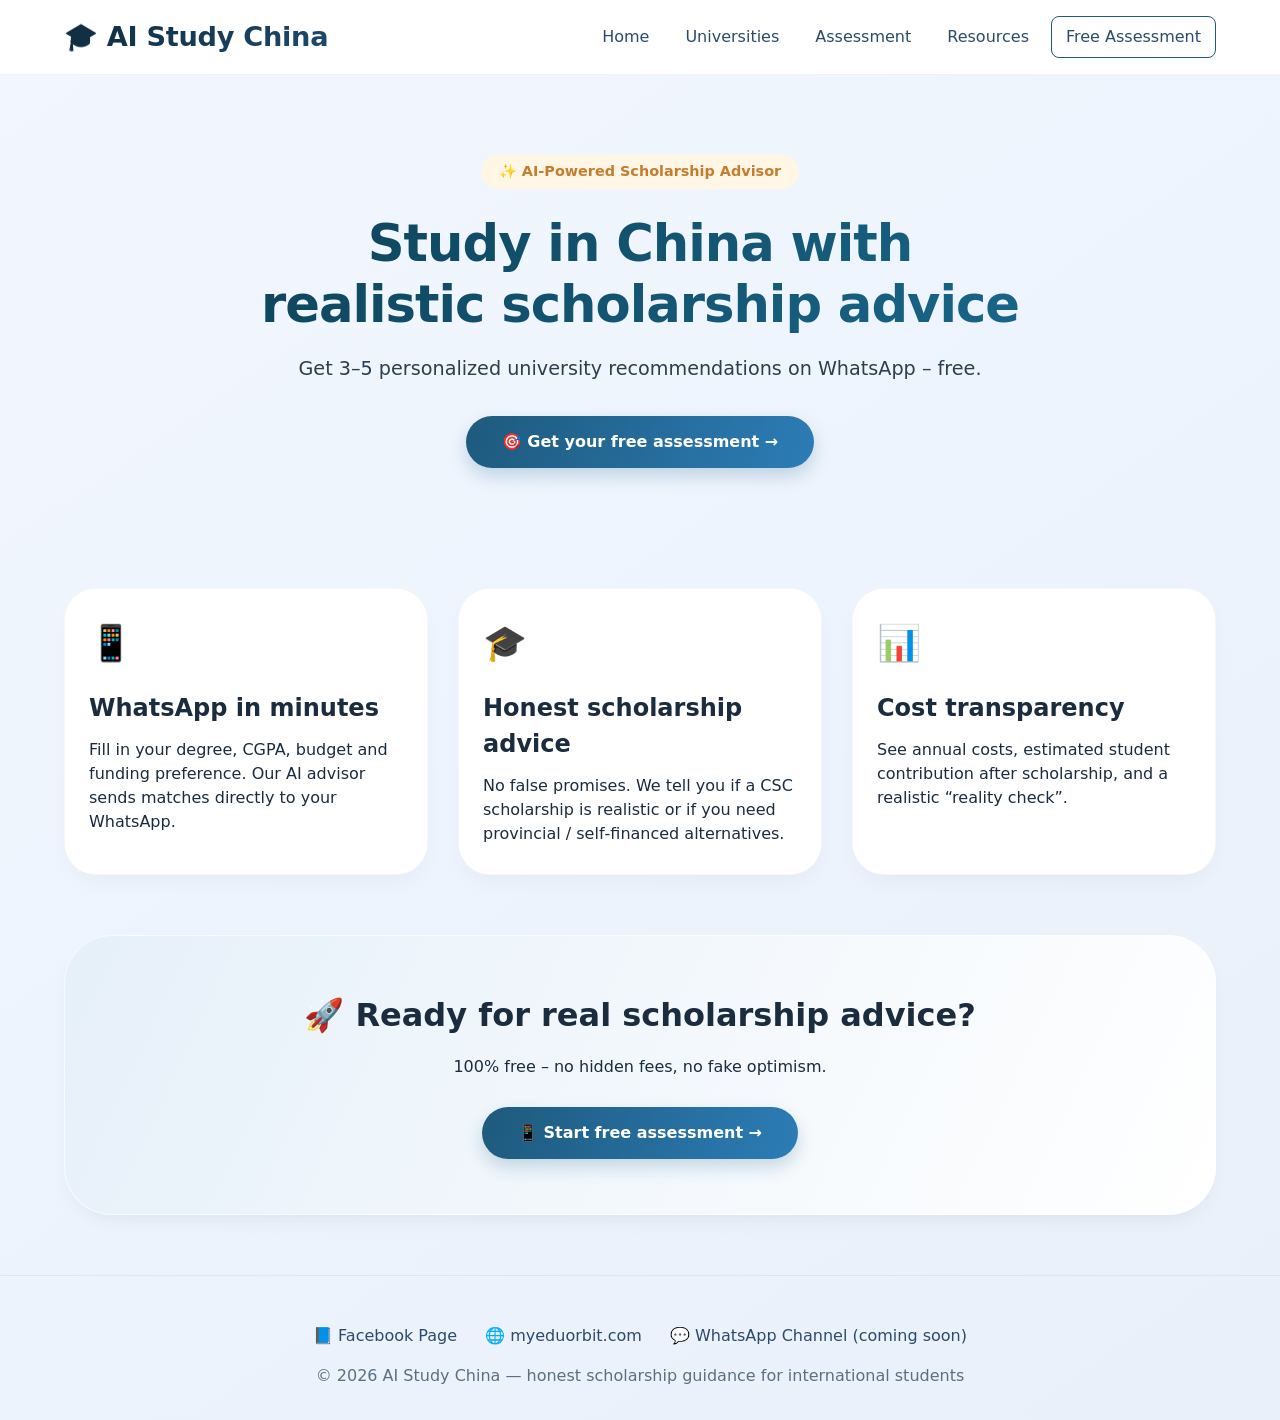
<file: index.html>
<!DOCTYPE html>
<html lang="en">
<head>
    <meta charset="UTF-8">
    <meta name="viewport" content="width=device-width, initial-scale=1.0">
    <title>AI Study China – Free Scholarship Advisor</title>
    <style>
        /* ===== ORIGINAL CLEAN DESIGN ===== */
        * {
            margin: 0;
            padding: 0;
            box-sizing: border-box;
        }

        body {
            font-family: 'Inter', system-ui, -apple-system, 'Segoe UI', Roboto, Helvetica, Arial, sans-serif;
            background: linear-gradient(145deg, #f2f7ff 0%, #e9f0fa 100%);
            color: #1a2c3e;
            line-height: 1.5;
        }

        .container {
            max-width: 1200px;
            margin: 0 auto;
            padding: 0 24px;
        }

        /* ===== HEADER ===== */
        .header {
            background: rgba(255,255,255,0.96);
            backdrop-filter: blur(8px);
            position: sticky;
            top: 0;
            z-index: 50;
            border-bottom: 1px solid rgba(0,0,0,0.05);
            padding: 16px 0;
        }

        .nav {
            display: flex;
            justify-content: space-between;
            align-items: center;
            flex-wrap: wrap;
            gap: 16px;
        }

        .logo {
            font-size: 1.7rem;
            font-weight: 700;
            background: linear-gradient(135deg, #0f2b3d, #1e4a6e);
            background-clip: text;
            -webkit-background-clip: text;
            color: transparent;
            letter-spacing: -0.3px;
        }

        /* ===== NAV LINKS WITH DROPDOWNS ===== */
        .nav-links {
            display: flex;
            gap: 8px;
            align-items: center;
            flex-wrap: wrap;
        }

        .nav-links > a,
        .nav-dropdown > a {
            text-decoration: none;
            font-weight: 500;
            color: #2c4b6c;
            padding: 8px 14px;
            border-radius: 8px;
            transition: background 0.2s, color 0.2s;
        }

        .nav-links > a:hover,
        .nav-dropdown > a:hover {
            background: rgba(0,0,0,0.04);
            color: #0f5f8b;
        }

        .btn-outline {
            border: 1.5px solid #1e5a7d;
            padding: 8px 20px;
            border-radius: 40px;
            background: transparent;
            font-weight: 600;
            transition: all 0.2s;
        }

        .btn-outline:hover {
            background: #1e5a7d10;
            transform: scale(0.97);
        }

        .btn-primary-nav {
            background: linear-gradient(105deg, #1e5a7d, #2c7cb6);
            color: white !important;
            font-weight: 600;
            padding: 8px 20px !important;
            border-radius: 40px !important;
            transition: all 0.2s ease;
        }

        .btn-primary-nav:hover {
            background: linear-gradient(105deg, #164a66, #246b9e) !important;
            transform: translateY(-1px);
        }

        /* ===== DROPDOWN MEGA MENU ===== */
        .nav-dropdown {
            position: relative;
            display: inline-block;
        }

        .dropdown-mega {
            display: none;
            position: absolute;
            top: 100%;
            left: 50%;
            transform: translateX(-50%);
            background: #ffffff;
            box-shadow: 0 20px 40px rgba(0,0,0,0.12);
            border-radius: 16px;
            padding: 24px 28px;
            min-width: 580px;
            z-index: 1000;
            border: 1px solid rgba(0,0,0,0.06);
            margin-top: 4px;
        }

        .nav-dropdown:hover .dropdown-mega {
            display: flex;
            gap: 28px;
            animation: fadeDown 0.2s ease;
        }

        .mega-column {
            flex: 1;
            min-width: 120px;
        }

        .mega-column h4 {
            font-size: 0.75rem;
            font-weight: 700;
            text-transform: uppercase;
            color: #7a8fa3;
            letter-spacing: 0.5px;
            margin-bottom: 10px;
            border-bottom: 2px solid #eef3f8;
            padding-bottom: 6px;
        }

        .mega-column a {
            display: block;
            padding: 5px 0;
            color: #2c4b6c;
            text-decoration: none;
            font-size: 0.9rem;
            transition: color 0.2s, padding-left 0.2s;
        }

        .mega-column a:hover {
            color: #0f5f8b;
            padding-left: 6px;
        }

        @keyframes fadeDown {
            0% { opacity: 0; transform: translateX(-50%) translateY(-6px); }
            100% { opacity: 1; transform: translateX(-50%) translateY(0); }
        }

        /* ===== BUTTONS ===== */
        .btn-primary {
            display: inline-block;
            background: linear-gradient(105deg, #1e5a7d, #2c7cb6);
            color: white;
            font-weight: 600;
            padding: 14px 36px;
            border-radius: 60px;
            text-decoration: none;
            transition: all 0.2s ease;
            box-shadow: 0 8px 18px rgba(0, 80, 120, 0.2);
            border: none;
            cursor: pointer;
            font-size: 1rem;
        }

        .btn-primary:hover {
            background: linear-gradient(105deg, #164a66, #246b9e);
            transform: translateY(-2px);
            box-shadow: 0 14px 24px rgba(0, 80, 120, 0.25);
        }

        /* ===== HERO ===== */
        .hero {
            padding: 80px 0 64px;
            text-align: center;
        }

        .hero h1 {
            font-size: 3.2rem;
            font-weight: 800;
            line-height: 1.2;
            letter-spacing: -1px;
            background: linear-gradient(135deg, #0b3b4f, #1b6d93);
            background-clip: text;
            -webkit-background-clip: text;
            color: transparent;
            margin-bottom: 20px;
        }

        .hero .badge {
            display: inline-block;
            background: #fff6e5;
            padding: 6px 18px;
            border-radius: 40px;
            color: #c47d2e;
            font-size: 0.9rem;
            font-weight: 600;
            margin-bottom: 24px;
        }

        .hero p {
            font-size: 1.2rem;
            color: #2c3e50;
            max-width: 700px;
            margin: 0 auto 32px;
        }

        /* ===== FEATURES ===== */
        .features {
            display: grid;
            grid-template-columns: repeat(auto-fit, minmax(280px, 1fr));
            gap: 30px;
            margin: 56px 0;
        }

        .feature-card {
            background: white;
            border-radius: 32px;
            padding: 28px 24px;
            box-shadow: 0 10px 25px -8px rgba(0,0,0,0.05);
            transition: all 0.25s ease;
            border: 1px solid rgba(0,0,0,0.03);
        }

        .feature-card:hover {
            transform: translateY(-4px);
            box-shadow: 0 20px 30px -12px rgba(0, 80, 100, 0.15);
        }

        .feature-icon {
            font-size: 2.2rem;
            margin-bottom: 20px;
        }

        .feature-card h3 {
            font-size: 1.5rem;
            margin-bottom: 12px;
            font-weight: 600;
        }

        /* ===== CTA ===== */
        .cta-section {
            background: linear-gradient(115deg, #e6f0f9 0%, #ffffff 100%);
            border-radius: 48px;
            padding: 56px 40px;
            text-align: center;
            margin: 60px 0;
            box-shadow: inset 0 0 0 1px rgba(255,255,255,0.7), 0 10px 25px -12px rgba(0,0,0,0.1);
        }

        .cta-section h2 {
            font-size: 2rem;
            margin-bottom: 16px;
        }

        /* ===== FOOTER ===== */
        .footer {
            text-align: center;
            padding: 48px 0 32px;
            border-top: 1px solid rgba(0,0,0,0.05);
            color: #5b6f82;
            display: flex;
            flex-direction: column;
            gap: 16px;
        }

        .social-links {
            display: flex;
            justify-content: center;
            gap: 28px;
            flex-wrap: wrap;
        }

        .social-links a {
            color: #2c4b6c;
            text-decoration: none;
            font-weight: 500;
            transition: 0.2s;
        }

        .social-links a:hover {
            color: #0f5f8b;
            text-decoration: underline;
        }

        /* ===== RESPONSIVE ===== */
        @media (max-width: 700px) {
            .hero h1 {
                font-size: 2.2rem;
            }
            .nav {
                flex-direction: column;
            }
            .cta-section {
                padding: 40px 20px;
            }
            .dropdown-mega {
                position: static;
                transform: none;
                min-width: auto;
                flex-wrap: wrap;
                padding: 16px;
                box-shadow: none;
                border: 1px solid #e9edf2;
                margin-top: 4px;
            }
            .nav-dropdown:hover .dropdown-mega {
                flex-wrap: wrap;
            }
            .mega-column {
                min-width: 50%;
            }
        }
    </style>
</head>
<body>

<!-- ===== HEADER WITH DROPDOWNS ===== -->
<div class="header">
    <div class="container">
        <div class="nav">
            <div class="logo">🎓 AI Study China</div>
            <div class="nav-links">
                <a href="#">Home</a>

                <!-- Universities Dropdown -->
                <div class="nav-dropdown">
                    <a href="#">Universities</a>
                    <div class="dropdown-mega">
                        <div class="mega-column">
                            <h4>By Region</h4>
                            <a href="#">Beijing</a>
                            <a href="#">Shanghai</a>
                            <a href="#">Guangdong</a>
                            <a href="#">Liaoning</a>
                            <a href="#">Sichuan</a>
                        </div>
                        <div class="mega-column">
                            <h4>By Degree</h4>
                            <a href="#">Bachelor</a>
                            <a href="#">Master</a>
                            <a href="#">PhD</a>
                            <a href="#">Diploma</a>
                            <a href="#">Foundation</a>
                        </div>
                        <div class="mega-column">
                            <h4>By Language</h4>
                            <a href="#">English-taught</a>
                            <a href="#">Chinese-taught</a>
                            <a href="#">Bilingual</a>
                        </div>
                        <div class="mega-column">
                            <h4>Top Universities</h4>
                            <a href="#">Tsinghua</a>
                            <a href="#">Peking</a>
                            <a href="#">Shanghai Jiao Tong</a>
                            <a href="#">Fudan</a>
                            <a href="#">Zhejiang</a>
                        </div>
                    </div>
                </div>

                <!-- Assessment Dropdown -->
                <div class="nav-dropdown">
                    <a href="assessment.html">Assessment</a>
                    <div class="dropdown-mega">
                        <div class="mega-column">
                            <h4>Free Services</h4>
                            <a href="assessment.html">AI Assessment</a>
                            <a href="#">Scholarship Check</a>
                            <a href="#">Document Checklist</a>
                        </div>
                        <div class="mega-column">
                            <h4>Paid Services</h4>
                            <a href="guide.html">Process Guide ($4.99)</a>
                            <a href="support.html">Full Support ($49.99)</a>
                            <a href="vip.html">VIP Support ($99.99)</a>
                        </div>
                    </div>
                </div>

                <!-- Resources Dropdown -->
                <div class="nav-dropdown">
                    <a href="#">Resources</a>
                    <div class="dropdown-mega">
                        <div class="mega-column">
                            <h4>Learn</h4>
                            <a href="#">About CSCA</a>
                            <a href="#">Application Guide</a>
                            <a href="#">Visa Process</a>
                            <a href="#">Cost of Living</a>
                        </div>
                        <div class="mega-column">
                            <h4>Support</h4>
                            <a href="#">FAQ</a>
                            <a href="#">Contact</a>
                            <a href="#">Blog</a>
                            <a href="#">Testimonials</a>
                        </div>
                    </div>
                </div>

                <a href="https://tally.so/r/J9WWEK" class="btn-outline" target="_blank">Free Assessment</a>
            </div>
        </div>
    </div>
</div>

<!-- ===== HERO ===== -->
<div class="container">
    <section class="hero">
        <div class="badge">✨ AI-Powered Scholarship Advisor</div>
        <h1>Study in China with<br>realistic scholarship advice</h1>
        <p>Get 3–5 personalized university recommendations on WhatsApp – free.</p>
        <a href="https://tally.so/r/J9WWEK" class="btn-primary" target="_blank">🎯 Get your free assessment →</a>
    </section>

    <!-- ===== FEATURES ===== -->
    <div id="howitworks"></div>
    <div class="features">
        <div class="feature-card">
            <div class="feature-icon">📱</div>
            <h3>WhatsApp in minutes</h3>
            <p>Fill in your degree, CGPA, budget and funding preference. Our AI advisor sends matches directly to your WhatsApp.</p>
        </div>
        <div class="feature-card">
            <div class="feature-icon">🎓</div>
            <h3>Honest scholarship advice</h3>
            <p>No false promises. We tell you if a CSC scholarship is realistic or if you need provincial / self‑financed alternatives.</p>
        </div>
        <div class="feature-card">
            <div class="feature-icon">📊</div>
            <h3>Cost transparency</h3>
            <p>See annual costs, estimated student contribution after scholarship, and a realistic “reality check”.</p>
        </div>
    </div>

    <!-- ===== CTA ===== -->
    <div class="cta-section">
        <h2>🚀 Ready for real scholarship advice?</h2>
        <p style="margin-bottom: 28px;">100% free – no hidden fees, no fake optimism.</p>
        <a href="https://tally.so/r/J9WWEK" class="btn-primary" target="_blank">📱 Start free assessment →</a>
    </div>
</div>

<!-- ===== FOOTER ===== -->
<div class="footer">
    <div class="social-links">
        <a href="https://www.facebook.com/@AIStudyChina" target="_blank">📘 Facebook Page</a>
        <a href="https://myeduorbit.com" target="_blank">🌐 myeduorbit.com</a>
        <a href="#" target="_blank">💬 WhatsApp Channel (coming soon)</a>
    </div>
    <div>© 2026 AI Study China — honest scholarship guidance for international students</div>
</div>

</body>
</html>
</file>
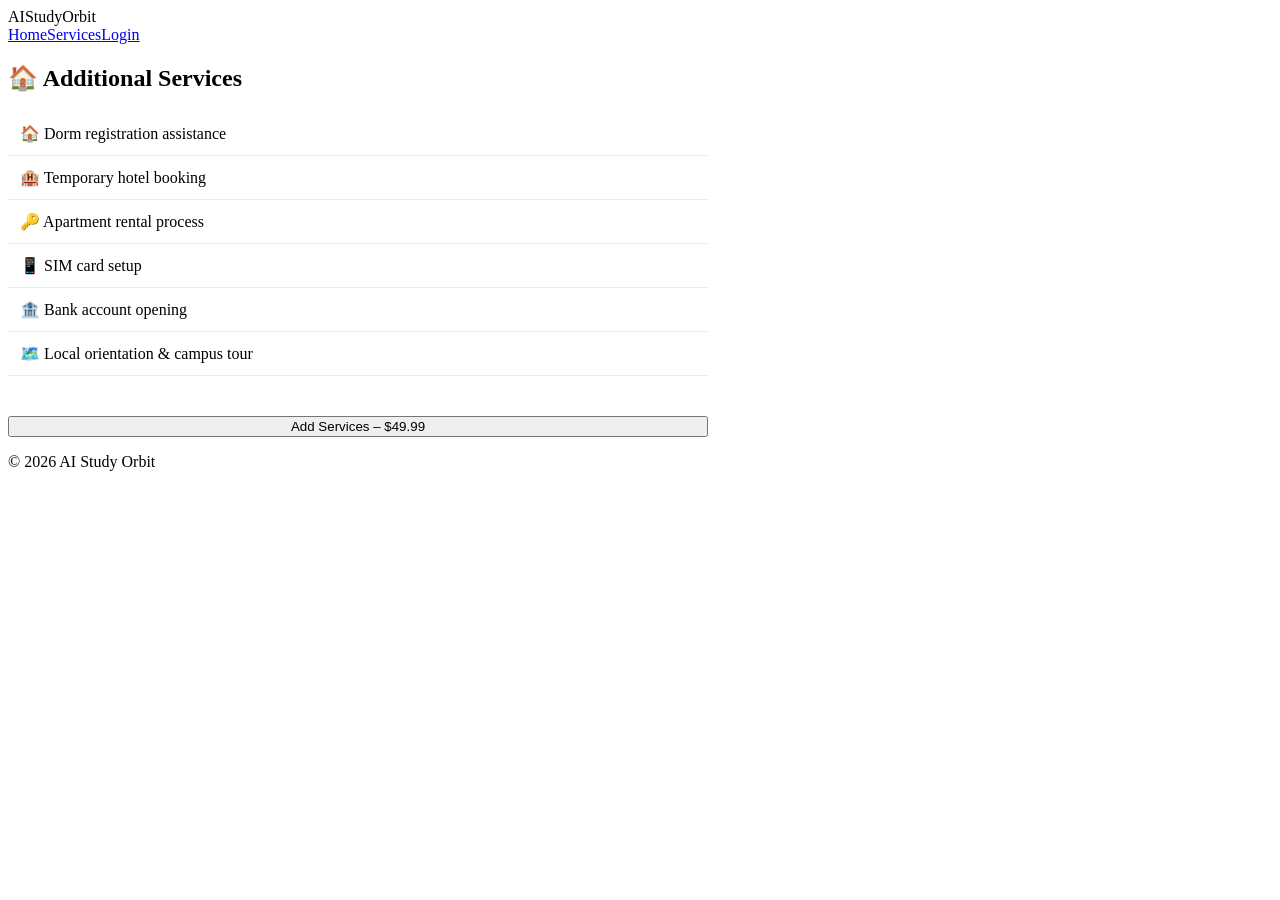
<file: additional.html>
<!DOCTYPE html>
<html lang="en">
<head>
  <meta charset="UTF-8">
  <meta name="viewport" content="width=device-width, initial-scale=1.0">
  <title>Additional Services</title>
  <link rel="stylesheet" href="style.css">
</head>
<body>
  <header class="navbar container"><div class="logo">AI<span>StudyOrbit</span></div>
    <nav><a href="index.html">Home</a><a href="additional.html">Services</a><a href="login.html" class="btn-primary">Login</a></nav>
  </header>
  <main class="container" style="max-width:700px;">
    <h2 class="section-title">🏠 Additional Services</h2>
    <ul style="list-style:none; padding:0;">
      <li style="padding:12px; border-bottom:1px solid #e9edf2;">🏠 Dorm registration assistance</li>
      <li style="padding:12px; border-bottom:1px solid #e9edf2;">🏨 Temporary hotel booking</li>
      <li style="padding:12px; border-bottom:1px solid #e9edf2;">🔑 Apartment rental process</li>
      <li style="padding:12px; border-bottom:1px solid #e9edf2;">📱 SIM card setup</li>
      <li style="padding:12px; border-bottom:1px solid #e9edf2;">🏦 Bank account opening</li>
      <li style="padding:12px; border-bottom:1px solid #e9edf2;">🗺️ Local orientation & campus tour</li>
    </ul>
    <button class="btn-primary" style="width:100%; margin-top:24px;">Add Services – $49.99</button>
  </main>
  <footer class="footer container"><p>© 2026 AI Study Orbit</p></footer>
</body>
</html>
</file>
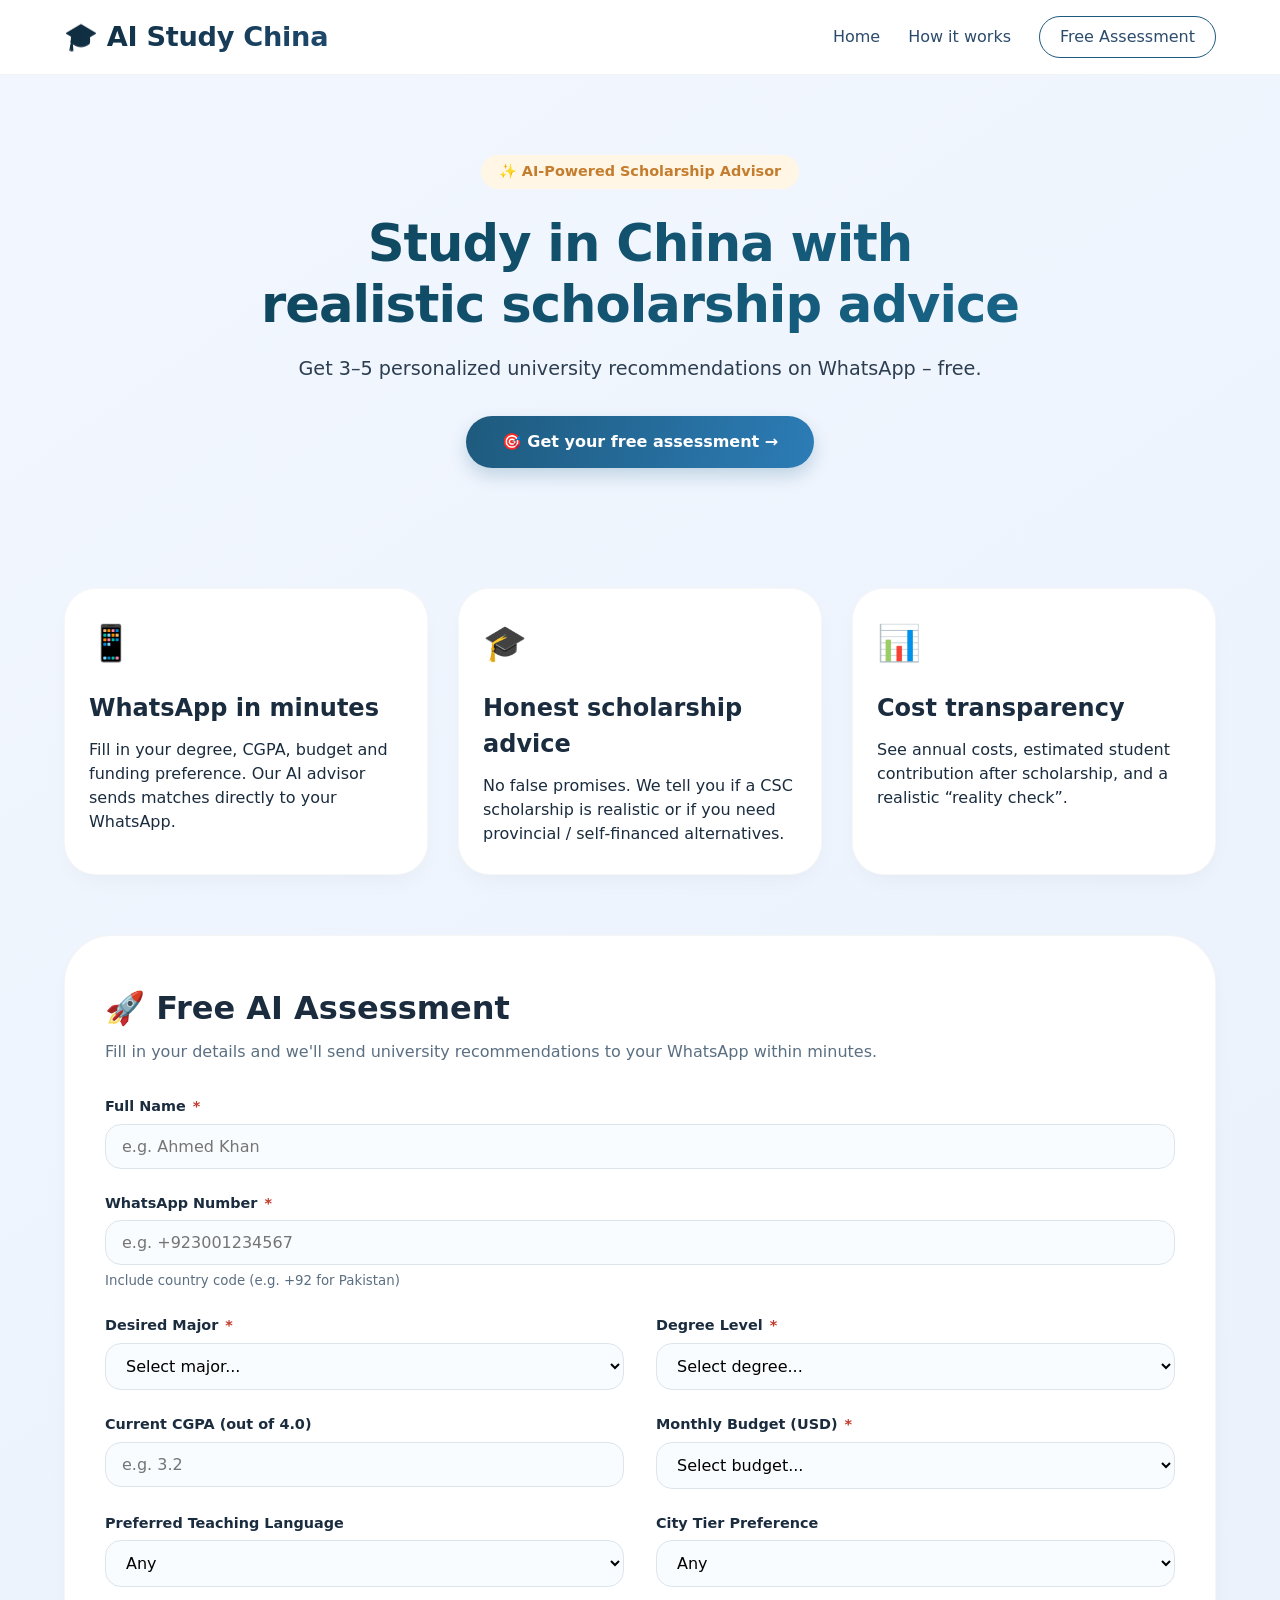
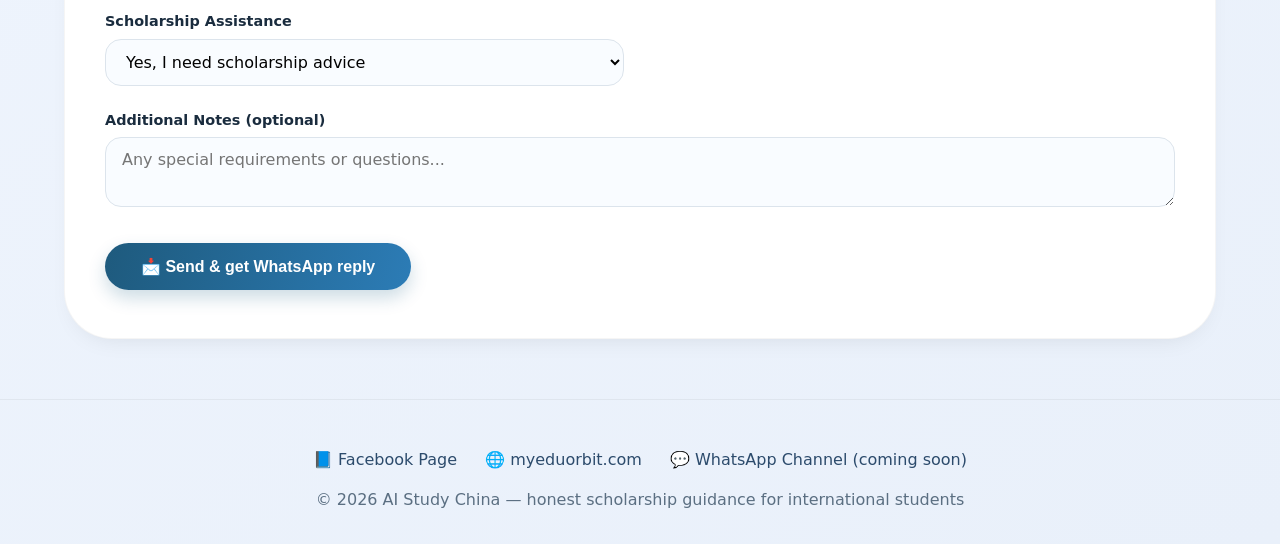
<file: assessment.html>
<!DOCTYPE html>
<html lang="en">
<head>
    <meta charset="UTF-8" />
    <meta name="viewport" content="width=device-width, initial-scale=1.0"/>
    <title>AI Study China – Free Scholarship Advisor</title>
    <style>
        /* --- RESET & BASE (same as your current) --- */
        * { margin: 0; padding: 0; box-sizing: border-box; }
        body {
            font-family: 'Inter', system-ui, -apple-system, 'Segoe UI', Roboto, sans-serif;
            background: linear-gradient(145deg, #f2f7ff 0%, #e9f0fa 100%);
            color: #1a2c3e;
            line-height: 1.5;
        }
        .container { max-width: 1200px; margin: 0 auto; padding: 0 24px; }

        /* --- HEADER --- */
        .header {
            background: rgba(255,255,255,0.96);
            backdrop-filter: blur(8px);
            position: sticky;
            top: 0;
            z-index: 50;
            border-bottom: 1px solid rgba(0,0,0,0.05);
            padding: 16px 0;
        }
        .nav {
            display: flex;
            justify-content: space-between;
            align-items: center;
            flex-wrap: wrap;
            gap: 16px;
        }
        .logo {
            font-size: 1.7rem;
            font-weight: 700;
            background: linear-gradient(135deg, #0f2b3d, #1e4a6e);
            background-clip: text;
            -webkit-background-clip: text;
            color: transparent;
            letter-spacing: -0.3px;
        }
        .nav-links {
            display: flex;
            gap: 28px;
            align-items: center;
        }
        .nav-links a {
            text-decoration: none;
            font-weight: 500;
            color: #2c4b6c;
            transition: color 0.2s;
        }
        .nav-links a:hover { color: #0f5f8b; }
        .btn-outline {
            border: 1.5px solid #1e5a7d;
            padding: 8px 20px;
            border-radius: 40px;
            background: transparent;
            font-weight: 600;
            transition: all 0.2s;
            cursor: pointer;
        }
        .btn-outline:hover {
            background: #1e5a7d10;
            transform: scale(0.97);
        }

        .btn-primary {
            display: inline-block;
            background: linear-gradient(105deg, #1e5a7d, #2c7cb6);
            color: white;
            font-weight: 600;
            padding: 14px 36px;
            border-radius: 60px;
            text-decoration: none;
            transition: all 0.2s ease;
            box-shadow: 0 8px 18px rgba(0, 80, 120, 0.2);
            border: none;
            cursor: pointer;
            font-size: 1rem;
        }
        .btn-primary:hover {
            background: linear-gradient(105deg, #164a66, #246b9e);
            transform: translateY(-2px);
            box-shadow: 0 14px 24px rgba(0, 80, 120, 0.25);
        }
        .btn-primary:disabled {
            opacity: 0.6;
            cursor: not-allowed;
            transform: none;
        }

        /* --- HERO --- */
        .hero {
            padding: 80px 0 64px;
            text-align: center;
        }
        .hero h1 {
            font-size: 3.2rem;
            font-weight: 800;
            line-height: 1.2;
            letter-spacing: -1px;
            background: linear-gradient(135deg, #0b3b4f, #1b6d93);
            background-clip: text;
            -webkit-background-clip: text;
            color: transparent;
            margin-bottom: 20px;
        }
        .hero .badge {
            display: inline-block;
            background: #fff6e5;
            padding: 6px 18px;
            border-radius: 40px;
            color: #c47d2e;
            font-size: 0.9rem;
            font-weight: 600;
            margin-bottom: 24px;
        }
        .hero p {
            font-size: 1.2rem;
            color: #2c3e50;
            max-width: 700px;
            margin: 0 auto 32px;
        }

        /* --- FEATURES --- */
        .features {
            display: grid;
            grid-template-columns: repeat(auto-fit, minmax(280px, 1fr));
            gap: 30px;
            margin: 56px 0;
        }
        .feature-card {
            background: white;
            border-radius: 32px;
            padding: 28px 24px;
            box-shadow: 0 10px 25px -8px rgba(0,0,0,0.05);
            transition: all 0.25s ease;
            border: 1px solid rgba(0,0,0,0.03);
        }
        .feature-card:hover {
            transform: translateY(-4px);
            box-shadow: 0 20px 30px -12px rgba(0, 80, 100, 0.15);
        }
        .feature-icon { font-size: 2.2rem; margin-bottom: 20px; }
        .feature-card h3 { font-size: 1.5rem; margin-bottom: 12px; font-weight: 600; }

        /* --- FORM --- */
        .form-section {
            background: white;
            border-radius: 48px;
            padding: 48px 40px;
            margin: 60px 0;
            box-shadow: 0 10px 25px -12px rgba(0,0,0,0.1);
            border: 1px solid rgba(0,0,0,0.04);
        }
        .form-section h2 {
            font-size: 2rem;
            margin-bottom: 8px;
        }
        .form-section .sub {
            color: #5b6f82;
            margin-bottom: 32px;
        }
        .form-grid {
            display: grid;
            grid-template-columns: 1fr 1fr;
            gap: 24px 32px;
        }
        .form-group {
            display: flex;
            flex-direction: column;
            gap: 6px;
        }
        .form-group.full-width {
            grid-column: 1 / -1;
        }
        .form-group label {
            font-weight: 600;
            font-size: 0.9rem;
            color: #1a2c3e;
        }
        .form-group label .required {
            color: #c0392b;
            margin-left: 2px;
        }
        .form-group input,
        .form-group select,
        .form-group textarea {
            padding: 12px 16px;
            border: 1.5px solid #dce4ec;
            border-radius: 16px;
            font-size: 1rem;
            background: #f9fcff;
            transition: border 0.2s;
            font-family: inherit;
        }
        .form-group input:focus,
        .form-group select:focus,
        .form-group textarea:focus {
            outline: none;
            border-color: #2c7cb6;
            box-shadow: 0 0 0 4px rgba(44, 124, 182, 0.12);
        }
        .form-group textarea {
            resize: vertical;
            min-height: 70px;
        }
        .form-row-actions {
            grid-column: 1 / -1;
            display: flex;
            gap: 16px;
            align-items: center;
            flex-wrap: wrap;
            margin-top: 12px;
        }
        .form-status {
            padding: 12px 20px;
            border-radius: 16px;
            font-weight: 500;
            display: none;
        }
        .form-status.success {
            display: block;
            background: #e3f7e3;
            color: #1a6e1a;
            border: 1px solid #b8e0b8;
        }
        .form-status.error {
            display: block;
            background: #ffe6e6;
            color: #a93226;
            border: 1px solid #f5c6c6;
        }

        /* --- FOOTER --- */
        .footer {
            text-align: center;
            padding: 48px 0 32px;
            border-top: 1px solid rgba(0,0,0,0.05);
            color: #5b6f82;
            display: flex;
            flex-direction: column;
            gap: 16px;
        }
        .social-links {
            display: flex;
            justify-content: center;
            gap: 28px;
            flex-wrap: wrap;
        }
        .social-links a {
            color: #2c4b6c;
            text-decoration: none;
            font-weight: 500;
            transition: 0.2s;
        }
        .social-links a:hover {
            color: #0f5f8b;
            text-decoration: underline;
        }

        @media (max-width: 700px) {
            .hero h1 { font-size: 2.2rem; }
            .nav { flex-direction: column; }
            .form-grid { grid-template-columns: 1fr; }
            .form-section { padding: 28px 20px; }
        }
    </style>
</head>
<body>

<!-- ===== HEADER ===== -->
<div class="header">
    <div class="container">
        <div class="nav">
            <div class="logo">🎓 AI Study China</div>
            <div class="nav-links">
                <a href="#">Home</a>
                <a href="#howitworks">How it works</a>
                <a href="#assessment" class="btn-outline">Free Assessment</a>
            </div>
        </div>
    </div>
</div>

<!-- ===== HERO ===== -->
<div class="container">
    <section class="hero">
        <div class="badge">✨ AI-Powered Scholarship Advisor</div>
        <h1>Study in China with<br>realistic scholarship advice</h1>
        <p>Get 3–5 personalized university recommendations on WhatsApp – free.</p>
        <a href="#assessment" class="btn-primary">🎯 Get your free assessment →</a>
    </section>

    <!-- ===== FEATURES ===== -->
    <div id="howitworks"></div>
    <div class="features">
        <div class="feature-card">
            <div class="feature-icon">📱</div>
            <h3>WhatsApp in minutes</h3>
            <p>Fill in your degree, CGPA, budget and funding preference. Our AI advisor sends matches directly to your WhatsApp.</p>
        </div>
        <div class="feature-card">
            <div class="feature-icon">🎓</div>
            <h3>Honest scholarship advice</h3>
            <p>No false promises. We tell you if a CSC scholarship is realistic or if you need provincial / self‑financed alternatives.</p>
        </div>
        <div class="feature-card">
            <div class="feature-icon">📊</div>
            <h3>Cost transparency</h3>
            <p>See annual costs, estimated student contribution after scholarship, and a realistic “reality check”.</p>
        </div>
    </div>

    <!-- ===== NATIVE ASSESSMENT FORM ===== -->
    <div id="assessment" class="form-section">
        <h2>🚀 Free AI Assessment</h2>
        <p class="sub">Fill in your details and we'll send university recommendations to your WhatsApp within minutes.</p>

        <form id="assessmentForm" novalidate>
            <div class="form-grid">

                <!-- Full Name -->
                <div class="form-group full-width">
                    <label>Full Name <span class="required">*</span></label>
                    <input type="text" id="fullName" placeholder="e.g. Ahmed Khan" required />
                </div>

                <!-- WhatsApp -->
                <div class="form-group full-width">
                    <label>WhatsApp Number <span class="required">*</span></label>
                    <input type="tel" id="whatsapp" placeholder="e.g. +923001234567" required />
                    <small style="color:#5b6f82;">Include country code (e.g. +92 for Pakistan)</small>
                </div>

                <!-- Desired Major -->
                <div class="form-group">
                    <label>Desired Major <span class="required">*</span></label>
                    <select id="major" required>
                        <option value="">Select major...</option>
                        <option value="Engineering">Engineering</option>
                        <option value="Computer Science">Computer Science / IT</option>
                        <option value="Business">Business / Management</option>
                        <option value="Medicine">Medicine / Health Sciences</option>
                        <option value="Arts">Arts / Humanities</option>
                        <option value="Science">Science / Mathematics</option>
                        <option value="Other">Other</option>
                    </select>
                </div>

                <!-- Degree Level -->
                <div class="form-group">
                    <label>Degree Level <span class="required">*</span></label>
                    <select id="degree" required>
                        <option value="">Select degree...</option>
                        <option value="Bachelor">Bachelor</option>
                        <option value="Master">Master</option>
                        <option value="PhD">PhD</option>
                        <option value="Diploma">Diploma / Foundation</option>
                    </select>
                </div>

                <!-- CGPA -->
                <div class="form-group">
                    <label>Current CGPA (out of 4.0)</label>
                    <input type="number" id="cgpa" placeholder="e.g. 3.2" step="0.01" min="0" max="4" />
                </div>

                <!-- Monthly Budget (USD) -->
                <div class="form-group">
                    <label>Monthly Budget (USD) <span class="required">*</span></label>
                    <select id="budget" required>
                        <option value="">Select budget...</option>
                        <option value="500">$500 – $800</option>
                        <option value="900">$900 – $1,200</option>
                        <option value="1300">$1,300 – $1,800</option>
                        <option value="1800">$1,800+</option>
                    </select>
                </div>

                <!-- Teaching Language -->
                <div class="form-group">
                    <label>Preferred Teaching Language</label>
                    <select id="language">
                        <option value="">Any</option>
                        <option value="Chinese">Chinese</option>
                        <option value="English">English</option>
                        <option value="Both">Both</option>
                    </select>
                </div>

                <!-- City Tier -->
                <div class="form-group">
                    <label>City Tier Preference</label>
                    <select id="cityTier">
                        <option value="">Any</option>
                        <option value="Tier1">Tier 1 (Beijing, Shanghai, Guangzhou)</option>
                        <option value="Tier2">Tier 2 (Chengdu, Wuhan, Nanjing)</option>
                        <option value="Tier3">Tier 3 (Changsha, Kunming, Lanzhou)</option>
                    </select>
                </div>

                <!-- Scholarship Needed -->
                <div class="form-group">
                    <label>Scholarship Assistance</label>
                    <select id="scholarshipNeeded">
                        <option value="no">Not needed</option>
                        <option value="yes" selected>Yes, I need scholarship advice</option>
                    </select>
                </div>

                <!-- Additional Notes -->
                <div class="form-group full-width">
                    <label>Additional Notes (optional)</label>
                    <textarea id="notes" placeholder="Any special requirements or questions..."></textarea>
                </div>

                <!-- Status & Submit -->
                <div class="form-row-actions">
                    <button type="submit" class="btn-primary" id="submitBtn">📩 Send & get WhatsApp reply</button>
                    <div id="formStatus" class="form-status"></div>
                </div>
            </div>
        </form>
    </div>
</div>

<!-- ===== FOOTER ===== -->
<div class="footer">
    <div class="social-links">
        <a href="https://www.facebook.com/@AIStudyChina" target="_blank">📘 Facebook Page</a>
        <a href="https://myeduorbit.com" target="_blank">🌐 myeduorbit.com</a>
        <a href="#" target="_blank">💬 WhatsApp Channel (coming soon)</a>
    </div>
    <div>© 2026 AI Study China — honest scholarship guidance for international students</div>
</div>

<!-- ===== JAVASCRIPT ===== -->
<script>
    (function() {
        const form = document.getElementById('assessmentForm');
        const statusDiv = document.getElementById('formStatus');
        const submitBtn = document.getElementById('submitBtn');

        // --- Your n8n webhook URL (replace with your actual endpoint) ---
        const WEBHOOK_URL = 'https://your-n8n-instance.com/webhook/assessment';

        form.addEventListener('submit', async function(e) {
            e.preventDefault();

            // Disable button & show loading
            submitBtn.disabled = true;
            submitBtn.textContent = '⏳ Sending...';
            statusDiv.className = 'form-status';
            statusDiv.style.display = 'none';

            // Gather data
            const payload = {
                fullName: document.getElementById('fullName').value.trim(),
                whatsapp: document.getElementById('whatsapp').value.trim(),
                major: document.getElementById('major').value,
                degree: document.getElementById('degree').value,
                cgpa: document.getElementById('cgpa').value || null,
                budget: document.getElementById('budget').value,
                language: document.getElementById('language').value || null,
                cityTier: document.getElementById('cityTier').value || null,
                scholarshipNeeded: document.getElementById('scholarshipNeeded').value,
                notes: document.getElementById('notes').value.trim() || null,
                source: 'website_native_form'
            };

            // Basic validation
            if (!payload.fullName || !payload.whatsapp || !payload.major || !payload.degree || !payload.budget) {
                showStatus('Please fill in all required fields (*).', 'error');
                submitBtn.disabled = false;
                submitBtn.textContent = '📩 Send & get WhatsApp reply';
                return;
            }

            try {
                const response = await fetch(WEBHOOK_URL, {
                    method: 'POST',
                    headers: { 'Content-Type': 'application/json' },
                    body: JSON.stringify(payload)
                });

                const result = await response.json();

                if (response.ok) {
                    showStatus('✅ Done! Check your WhatsApp within 2–5 minutes.', 'success');
                    form.reset();
                } else {
                    showStatus('❌ Something went wrong. Please try again later.', 'error');
                    console.error('n8n error:', result);
                }
            } catch (error) {
                showStatus('❌ Network error. Please check your connection.', 'error');
                console.error('Fetch error:', error);
            } finally {
                submitBtn.disabled = false;
                submitBtn.textContent = '📩 Send & get WhatsApp reply';
            }
        });

        function showStatus(message, type) {
            statusDiv.textContent = message;
            statusDiv.className = 'form-status ' + type;
            statusDiv.style.display = 'block';
        }
    })();
</script>

</body>
</html>
</file>
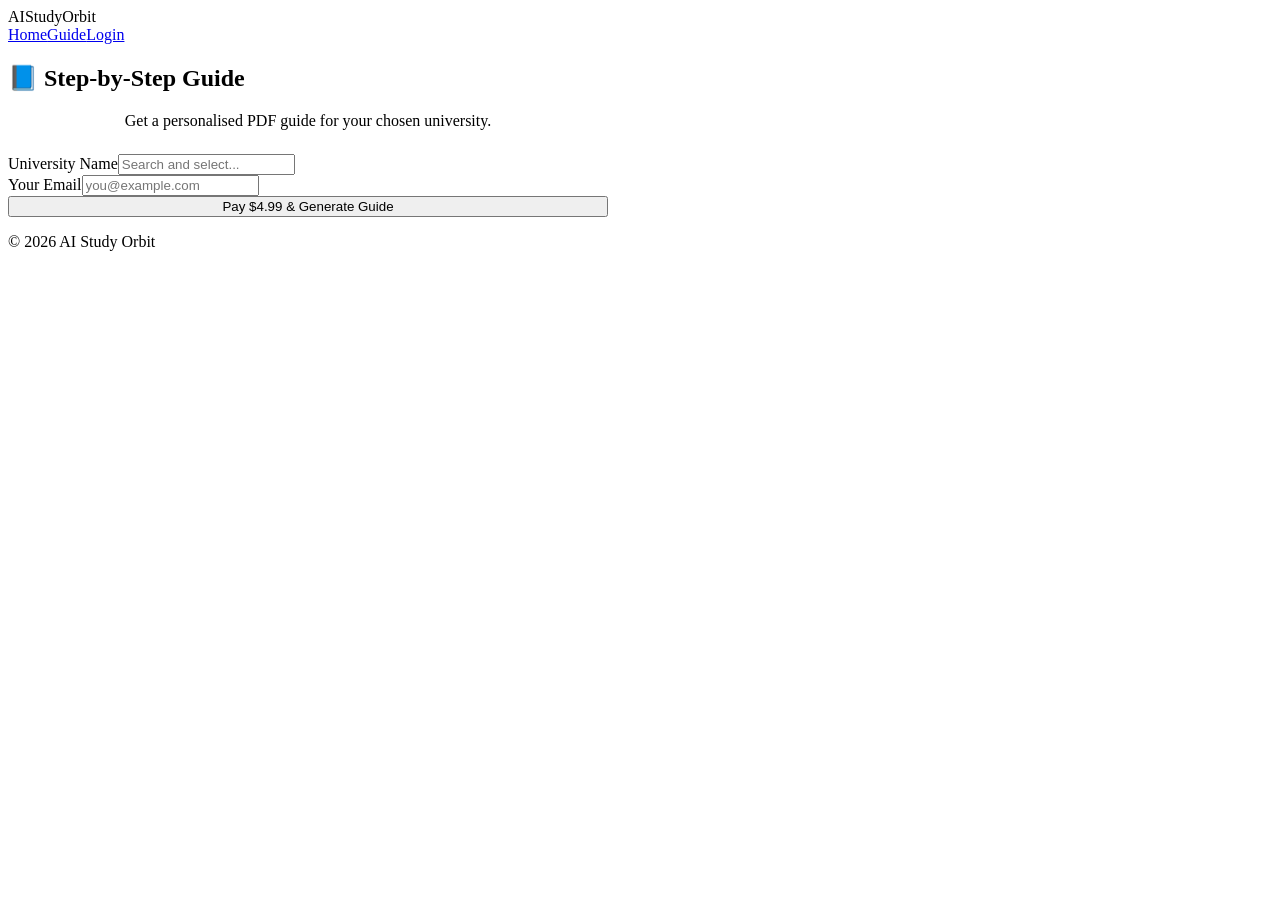
<file: guide.html>
<!DOCTYPE html>
<html lang="en">
<head>
  <meta charset="UTF-8">
  <meta name="viewport" content="width=device-width, initial-scale=1.0">
  <title>Process Guide</title>
  <link rel="stylesheet" href="style.css">
</head>
<body>
  <header class="navbar container"><div class="logo">AI<span>StudyOrbit</span></div>
    <nav><a href="index.html">Home</a><a href="guide.html">Guide</a><a href="login.html" class="btn-primary">Login</a></nav>
  </header>
  <main class="container" style="max-width:600px;">
    <h2 class="section-title">📘 Step‑by‑Step Guide</h2>
    <p class="text-muted" style="text-align:center;">Get a personalised PDF guide for your chosen university.</p>
    <div class="search-section" style="margin-top:24px;">
      <div class="form-group"><label>University Name</label><input type="text" placeholder="Search and select..."></div>
      <div class="form-group"><label>Your Email</label><input type="email" placeholder="you@example.com"></div>
      <button class="btn-primary" style="width:100%;">Pay $4.99 & Generate Guide</button>
    </div>
  </main>
  <footer class="footer container"><p>© 2026 AI Study Orbit</p></footer>
</body>
</html>
</file>
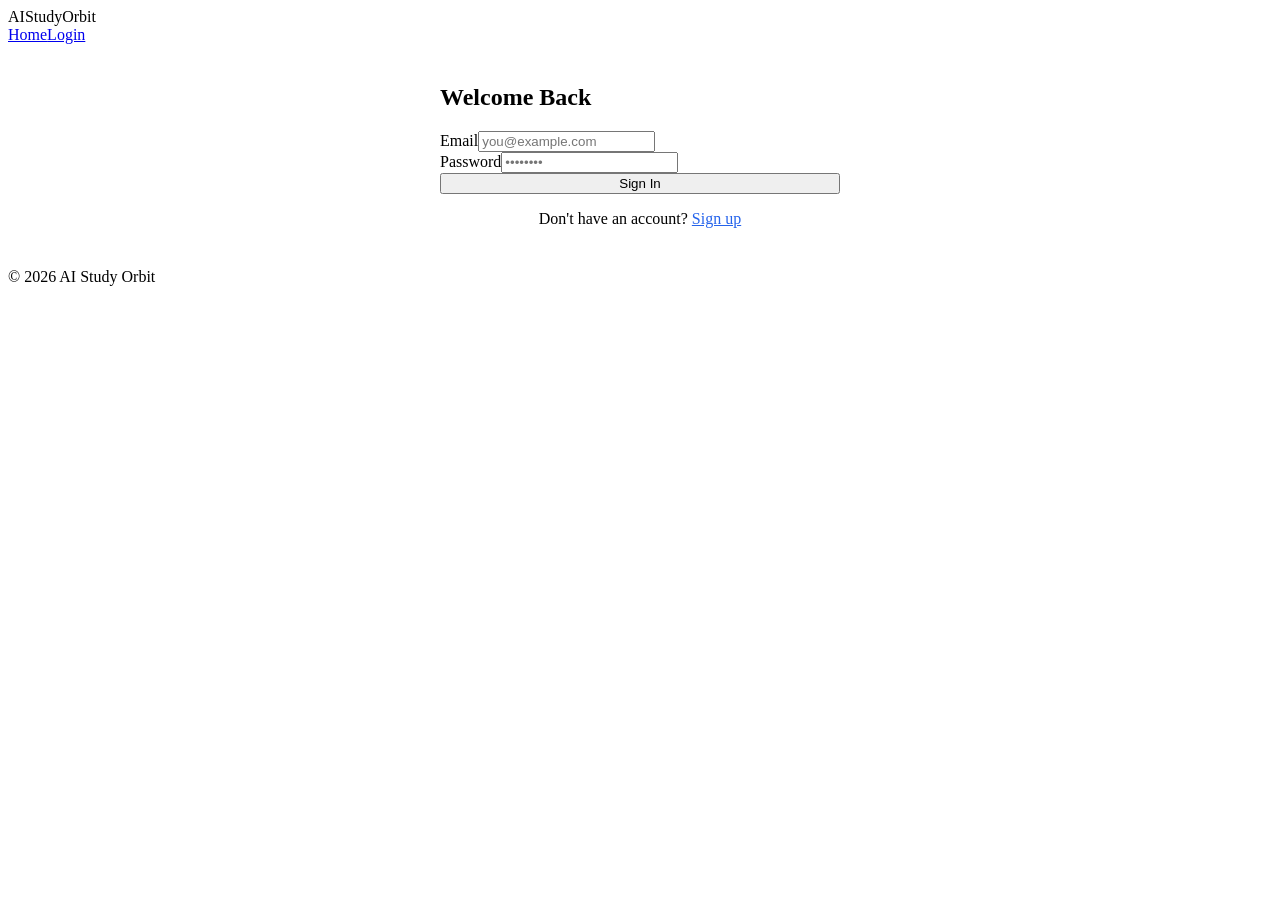
<file: login.html>
<!DOCTYPE html>
<html lang="en">
<head>
  <meta charset="UTF-8">
  <meta name="viewport" content="width=device-width, initial-scale=1.0">
  <title>Login</title>
  <link rel="stylesheet" href="style.css">
</head>
<body>
  <header class="navbar container"><div class="logo">AI<span>StudyOrbit</span></div>
    <nav><a href="index.html">Home</a><a href="login.html" class="btn-primary">Login</a></nav>
  </header>
  <main class="container" style="max-width:400px; margin:40px auto;">
    <h2 class="section-title">Welcome Back</h2>
    <div class="search-section">
      <div class="form-group"><label>Email</label><input type="email" placeholder="you@example.com"></div>
      <div class="form-group"><label>Password</label><input type="password" placeholder="••••••••"></div>
      <button class="btn-primary" style="width:100%;">Sign In</button>
      <p style="margin-top:16px; text-align:center;">Don't have an account? <a href="#" style="color:#2563eb;">Sign up</a></p>
    </div>
  </main>
  <footer class="footer container"><p>© 2026 AI Study Orbit</p></footer>
</body>
</html>
</file>
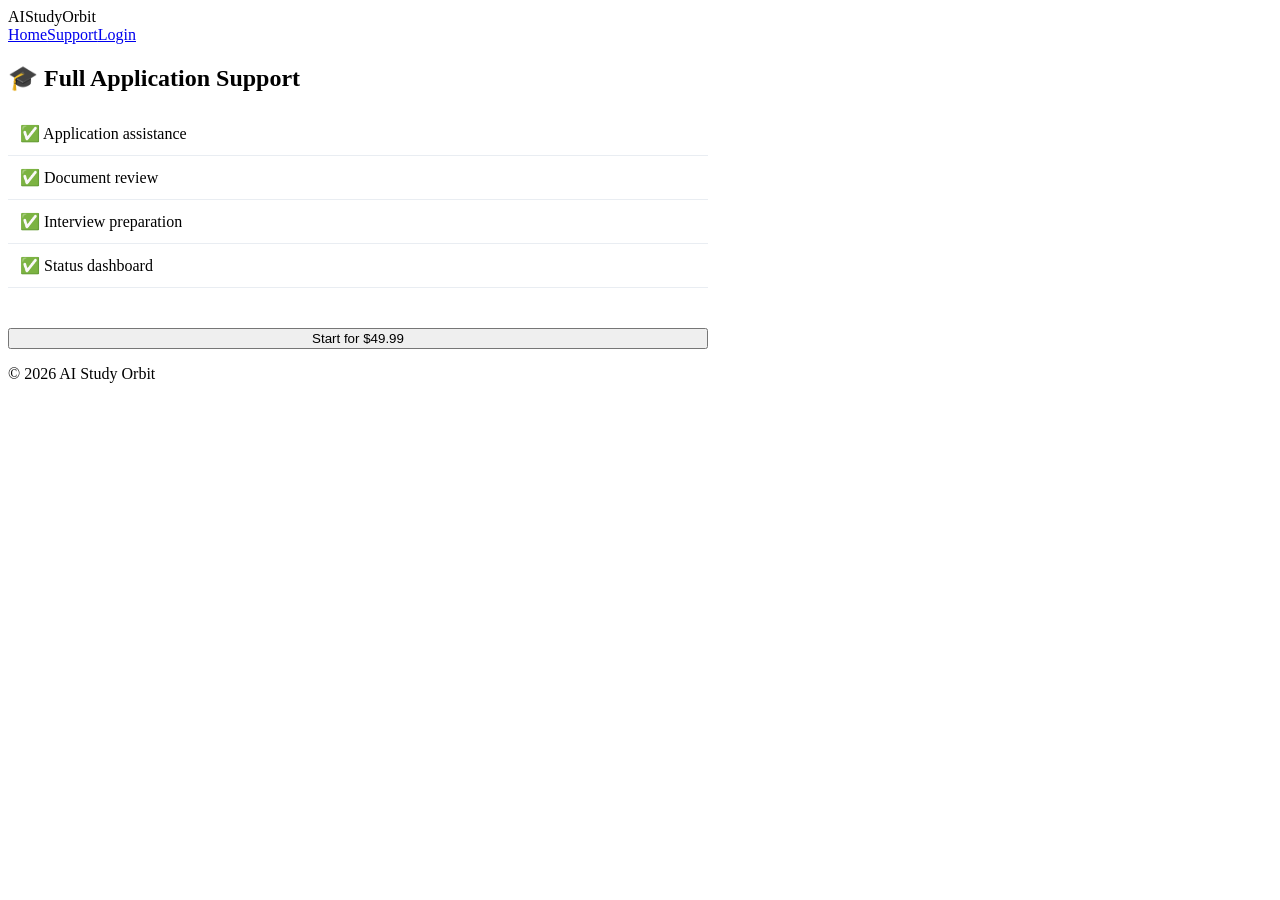
<file: support.html>
<!DOCTYPE html>
<html lang="en">
<head>
  <meta charset="UTF-8">
  <meta name="viewport" content="width=device-width, initial-scale=1.0">
  <title>Full Support</title>
  <link rel="stylesheet" href="style.css">
</head>
<body>
  <header class="navbar container"><div class="logo">AI<span>StudyOrbit</span></div>
    <nav><a href="index.html">Home</a><a href="support.html">Support</a><a href="login.html" class="btn-primary">Login</a></nav>
  </header>
  <main class="container" style="max-width:700px;">
    <h2 class="section-title">🎓 Full Application Support</h2>
    <ul style="list-style:none; padding:0;">
      <li style="padding:12px; border-bottom:1px solid #e9edf2;">✅ Application assistance</li>
      <li style="padding:12px; border-bottom:1px solid #e9edf2;">✅ Document review</li>
      <li style="padding:12px; border-bottom:1px solid #e9edf2;">✅ Interview preparation</li>
      <li style="padding:12px; border-bottom:1px solid #e9edf2;">✅ Status dashboard</li>
    </ul>
    <button class="btn-primary" style="width:100%; margin-top:24px;">Start for $49.99</button>
  </main>
  <footer class="footer container"><p>© 2026 AI Study Orbit</p></footer>
</body>
</html>
</file>
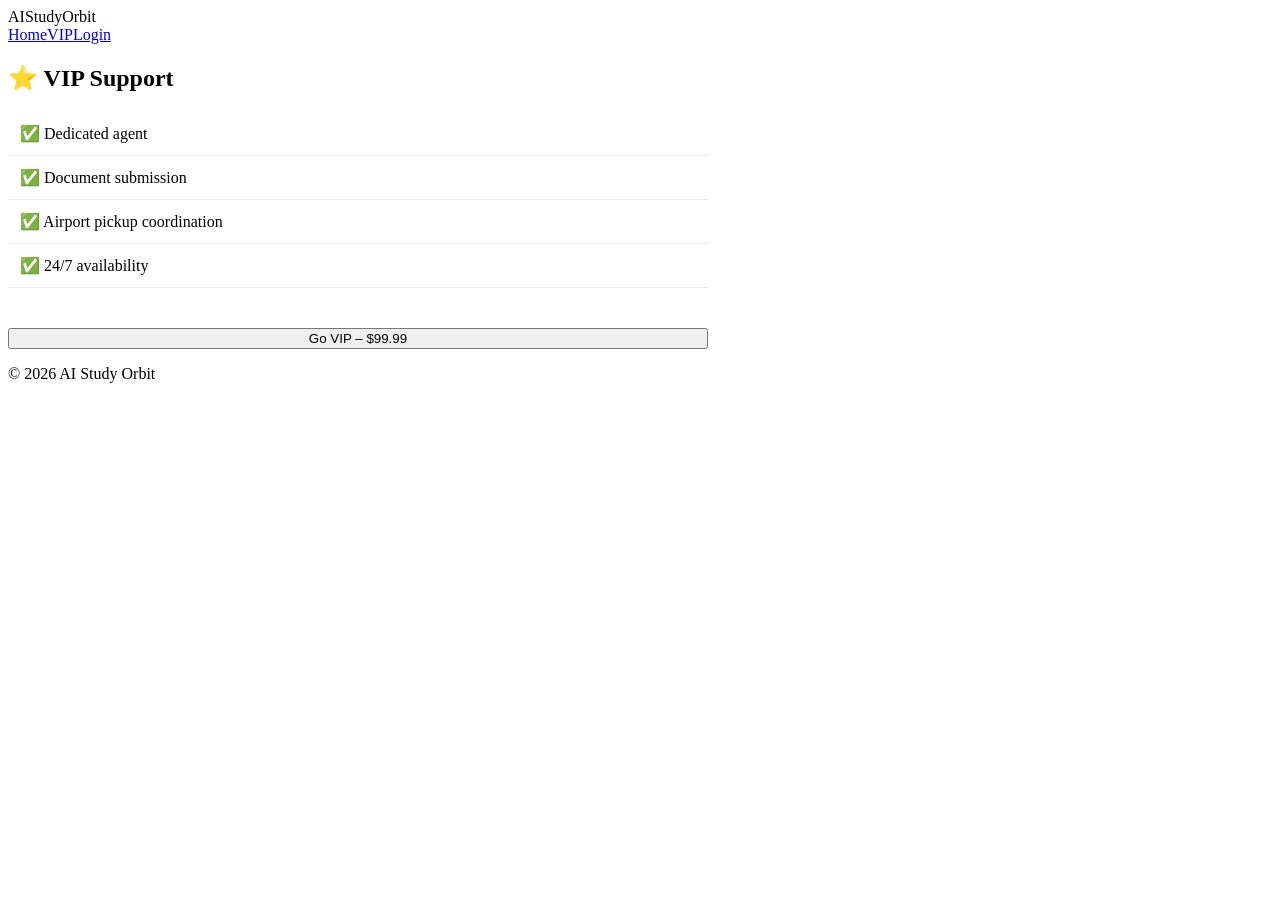
<file: vip.html>
<!DOCTYPE html>
<html lang="en">
<head>
  <meta charset="UTF-8">
  <meta name="viewport" content="width=device-width, initial-scale=1.0">
  <title>VIP Support</title>
  <link rel="stylesheet" href="style.css">
</head>
<body>
  <header class="navbar container"><div class="logo">AI<span>StudyOrbit</span></div>
    <nav><a href="index.html">Home</a><a href="vip.html">VIP</a><a href="login.html" class="btn-primary">Login</a></nav>
  </header>
  <main class="container" style="max-width:700px;">
    <h2 class="section-title">⭐ VIP Support</h2>
    <ul style="list-style:none; padding:0;">
      <li style="padding:12px; border-bottom:1px solid #e9edf2;">✅ Dedicated agent</li>
      <li style="padding:12px; border-bottom:1px solid #e9edf2;">✅ Document submission</li>
      <li style="padding:12px; border-bottom:1px solid #e9edf2;">✅ Airport pickup coordination</li>
      <li style="padding:12px; border-bottom:1px solid #e9edf2;">✅ 24/7 availability</li>
    </ul>
    <button class="btn-primary" style="width:100%; margin-top:24px;">Go VIP – $99.99</button>
  </main>
  <footer class="footer container"><p>© 2026 AI Study Orbit</p></footer>
</body>
</html>
</file>
<file: style.css>
/* ===== MEGA DROP-DOWN NAVIGATION ===== */
.main-nav {
  display: flex;
  align-items: center;
  gap: 8px;
  flex-wrap: wrap;
}

.main-nav > a,
.nav-dropdown > a {
  padding: 10px 16px;
  color: #1e293b;
  text-decoration: none;
  font-weight: 500;
  border-radius: 8px;
  transition: background 0.2s;
}

.main-nav > a:hover,
.nav-dropdown > a:hover {
  background: #eef2f6;
  color: #2563eb;
}

/* Dropdown container */
.nav-dropdown {
  position: relative;
  display: inline-block;
}

/* Mega menu - hidden by default */
.dropdown-mega {
  display: none;
  position: absolute;
  top: 100%;
  left: 50%;
  transform: translateX(-50%);
  background: #ffffff;
  box-shadow: 0 20px 40px rgba(0,0,0,0.12);
  border-radius: 16px;
  padding: 24px 32px;
  min-width: 640px;
  z-index: 1000;
  border: 1px solid #e9edf2;
}

/* Show dropdown on hover */
.nav-dropdown:hover .dropdown-mega {
  display: flex;
  gap: 32px;
  animation: fadeDown 0.25s ease;
}

/* Mega columns */
.mega-column {
  flex: 1;
  min-width: 130px;
}

.mega-column h4 {
  font-size: 0.85rem;
  font-weight: 700;
  text-transform: uppercase;
  color: #64748b;
  letter-spacing: 0.5px;
  margin-bottom: 12px;
  border-bottom: 2px solid #e9edf2;
  padding-bottom: 8px;
}

.mega-column a {
  display: block;
  padding: 6px 0;
  color: #1e293b;
  text-decoration: none;
  font-size: 0.9rem;
  transition: color 0.2s, padding-left 0.2s;
}

.mega-column a:hover {
  color: #2563eb;
  padding-left: 6px;
}

/* Animation */
@keyframes fadeDown {
  0% { opacity: 0; transform: translateX(-50%) translateY(-6px); }
  100% { opacity: 1; transform: translateX(-50%) translateY(0); }
}

/* Responsive: stack mega menu on mobile */
@media (max-width: 768px) {
  .main-nav {
    flex-direction: column;
    align-items: stretch;
    gap: 4px;
  }
  
  .nav-dropdown {
    width: 100%;
  }
  
  .dropdown-mega {
    position: static;
    transform: none;
    min-width: auto;
    flex-wrap: wrap;
    padding: 16px;
    box-shadow: none;
    border: 1px solid #e9edf2;
    margin-top: 4px;
  }
  
  .nav-dropdown:hover .dropdown-mega {
    flex-wrap: wrap;
  }
  
  .mega-column {
    min-width: 50%;
  }
}
</file>
